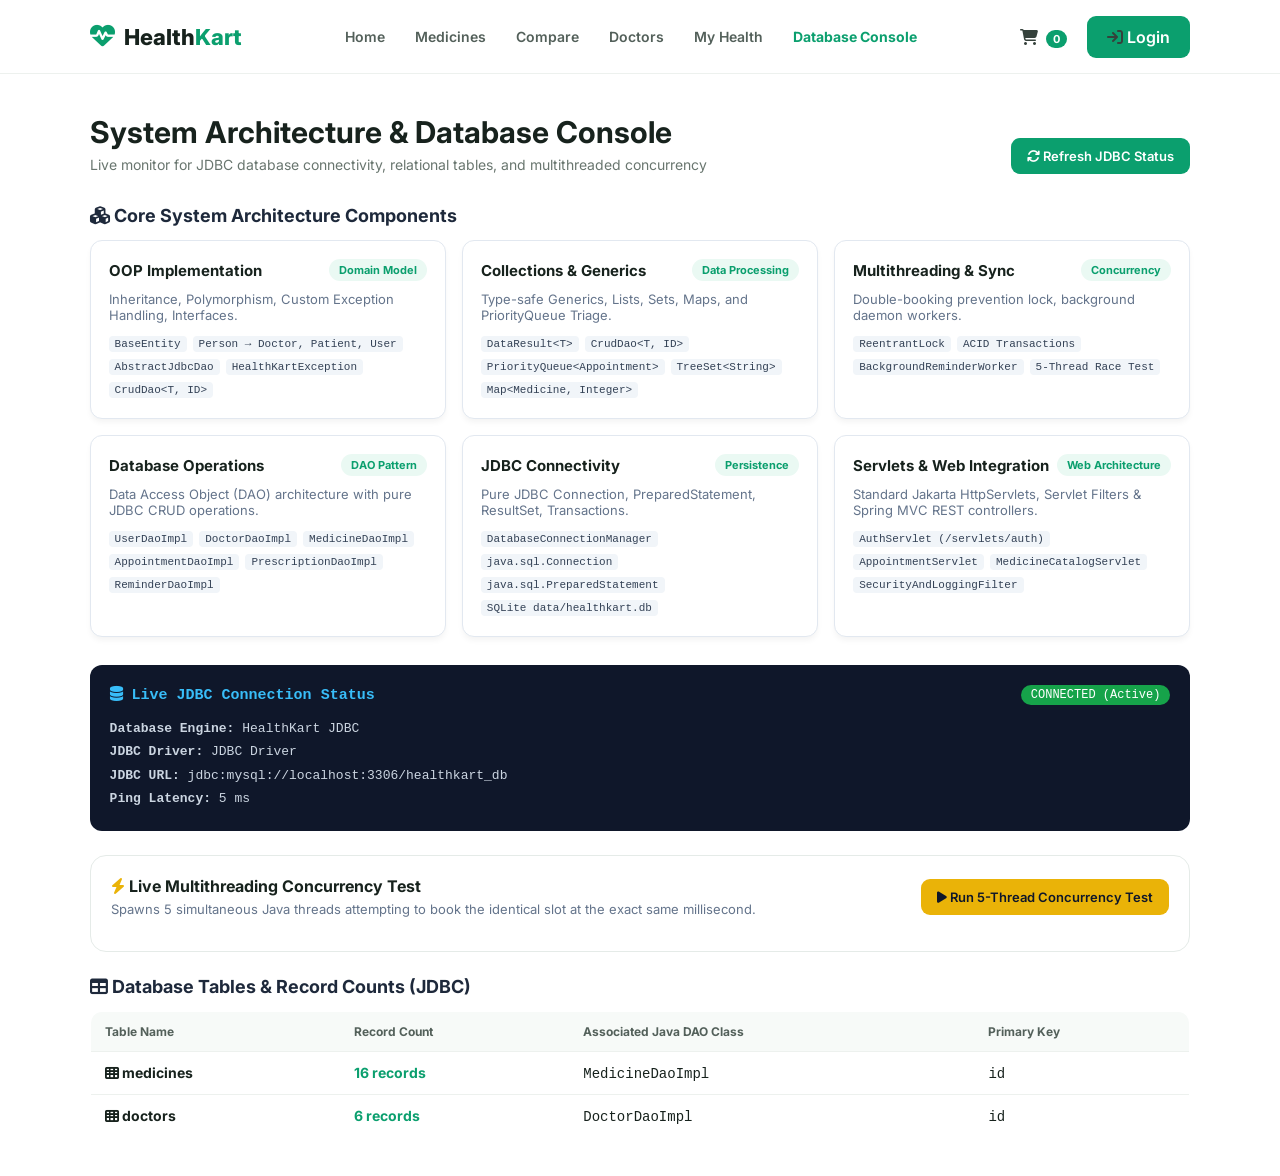
<file: public/pages/database.html>
<!DOCTYPE html>
<html lang="en">
<head>
    <meta charset="UTF-8">
    <meta name="viewport" content="width=device-width, initial-scale=1.0">
    <title>HealthKart - System Architecture &amp; Database Console</title>
    <link href="https://fonts.googleapis.com/css2?family=Inter:wght@400;500;600;700;800&display=swap" rel="stylesheet">
    <link rel="stylesheet" href="https://cdnjs.cloudflare.com/ajax/libs/font-awesome/6.5.2/css/all.min.css">
    <link rel="stylesheet" href="../style.css">
    <link rel="stylesheet" href="../css/app.css">
    <style>
        .feature-grid {
            display: grid;
            grid-template-columns: repeat(auto-fit, minmax(280px, 1fr));
            gap: 16px;
            margin-bottom: 28px;
        }
        .feature-card {
            background: #fff;
            border: 1px solid #e2e8f0;
            border-radius: 12px;
            padding: 18px;
            box-shadow: 0 4px 6px -1px rgba(0,0,0,0.05);
            transition: transform 0.2s;
        }
        .feature-card:hover {
            transform: translateY(-2px);
            border-color: #0b9f6e;
        }
        .feature-header {
            display: flex;
            justify-content: space-between;
            align-items: center;
            margin-bottom: 10px;
        }
        .feature-badge {
            background: #eaf9f3;
            color: #0b9f6e;
            padding: 4px 10px;
            border-radius: 20px;
            font-size: 11px;
            font-weight: 700;
        }
        .code-pill {
            display: inline-block;
            background: #f1f5f9;
            color: #334155;
            font-size: 11px;
            font-family: monospace;
            padding: 2px 6px;
            border-radius: 4px;
            margin: 2px 2px 2px 0;
        }
        .status-box {
            background: #0f172a;
            color: #f8fafc;
            border-radius: 12px;
            padding: 20px;
            margin-bottom: 24px;
            font-family: 'Consolas', monospace;
            font-size: 13px;
        }
        .console-log {
            background: #020617;
            color: #38bdf8;
            padding: 14px;
            border-radius: 8px;
            max-height: 220px;
            overflow-y: auto;
            white-space: pre-wrap;
            font-size: 12px;
            margin-top: 12px;
        }
    </style>
</head>
<body>
    <div id="nav"></div>

    <main class="page">
        <div style="display:flex; justify-content:space-between; align-items:center; flex-wrap:wrap; gap:12px; margin-bottom:8px;">
            <div>
                <h1>System Architecture &amp; Database Console</h1>
                <p class="sub">Live monitor for JDBC database connectivity, relational tables, and multithreaded concurrency</p>
            </div>
            <button class="btn" id="refreshBtn" onclick="loadStatus()">
                <i class="fa-solid fa-arrows-rotate"></i> Refresh JDBC Status
            </button>
        </div>

        <!-- System Architecture Components Grid -->
        <h2 style="font-size: 18px; margin-bottom: 14px; color: #1e293b;">
            <i class="fa-solid fa-cubes"></i> Core System Architecture Components
        </h2>
        <div class="feature-grid">
            <div class="feature-card">
                <div class="feature-header">
                    <h3 style="font-size: 15px; margin: 0;">OOP Implementation</h3>
                    <span class="feature-badge">Domain Model</span>
                </div>
                <p style="font-size: 13px; color: #64748b; margin-bottom: 8px;">
                    Inheritance, Polymorphism, Custom Exception Handling, Interfaces.
                </p>
                <div>
                    <span class="code-pill">BaseEntity</span>
                    <span class="code-pill">Person &rarr; Doctor, Patient, User</span>
                    <span class="code-pill">AbstractJdbcDao</span>
                    <span class="code-pill">HealthKartException</span>
                    <span class="code-pill">CrudDao&lt;T, ID&gt;</span>
                </div>
            </div>

            <div class="feature-card">
                <div class="feature-header">
                    <h3 style="font-size: 15px; margin: 0;">Collections &amp; Generics</h3>
                    <span class="feature-badge">Data Processing</span>
                </div>
                <p style="font-size: 13px; color: #64748b; margin-bottom: 8px;">
                    Type-safe Generics, Lists, Sets, Maps, and PriorityQueue Triage.
                </p>
                <div>
                    <span class="code-pill">DataResult&lt;T&gt;</span>
                    <span class="code-pill">CrudDao&lt;T, ID&gt;</span>
                    <span class="code-pill">PriorityQueue&lt;Appointment&gt;</span>
                    <span class="code-pill">TreeSet&lt;String&gt;</span>
                    <span class="code-pill">Map&lt;Medicine, Integer&gt;</span>
                </div>
            </div>

            <div class="feature-card">
                <div class="feature-header">
                    <h3 style="font-size: 15px; margin: 0;">Multithreading &amp; Sync</h3>
                    <span class="feature-badge">Concurrency</span>
                </div>
                <p style="font-size: 13px; color: #64748b; margin-bottom: 8px;">
                    Double-booking prevention lock, background daemon workers.
                </p>
                <div>
                    <span class="code-pill">ReentrantLock</span>
                    <span class="code-pill">ACID Transactions</span>
                    <span class="code-pill">BackgroundReminderWorker</span>
                    <span class="code-pill">5-Thread Race Test</span>
                </div>
            </div>

            <div class="feature-card">
                <div class="feature-header">
                    <h3 style="font-size: 15px; margin: 0;">Database Operations</h3>
                    <span class="feature-badge">DAO Pattern</span>
                </div>
                <p style="font-size: 13px; color: #64748b; margin-bottom: 8px;">
                    Data Access Object (DAO) architecture with pure JDBC CRUD operations.
                </p>
                <div>
                    <span class="code-pill">UserDaoImpl</span>
                    <span class="code-pill">DoctorDaoImpl</span>
                    <span class="code-pill">MedicineDaoImpl</span>
                    <span class="code-pill">AppointmentDaoImpl</span>
                    <span class="code-pill">PrescriptionDaoImpl</span>
                    <span class="code-pill">ReminderDaoImpl</span>
                </div>
            </div>

            <div class="feature-card">
                <div class="feature-header">
                    <h3 style="font-size: 15px; margin: 0;">JDBC Connectivity</h3>
                    <span class="feature-badge">Persistence</span>
                </div>
                <p style="font-size: 13px; color: #64748b; margin-bottom: 8px;">
                    Pure JDBC Connection, PreparedStatement, ResultSet, Transactions.
                </p>
                <div>
                    <span class="code-pill">DatabaseConnectionManager</span>
                    <span class="code-pill">java.sql.Connection</span>
                    <span class="code-pill">java.sql.PreparedStatement</span>
                    <span class="code-pill">SQLite data/healthkart.db</span>
                </div>
            </div>

            <div class="feature-card">
                <div class="feature-header">
                    <h3 style="font-size: 15px; margin: 0;">Servlets &amp; Web Integration</h3>
                    <span class="feature-badge">Web Architecture</span>
                </div>
                <p style="font-size: 13px; color: #64748b; margin-bottom: 8px;">
                    Standard Jakarta HttpServlets, Servlet Filters &amp; Spring MVC REST controllers.
                </p>
                <div>
                    <span class="code-pill">AuthServlet (/servlets/auth)</span>
                    <span class="code-pill">AppointmentServlet</span>
                    <span class="code-pill">MedicineCatalogServlet</span>
                    <span class="code-pill">SecurityAndLoggingFilter</span>
                </div>
            </div>
        </div>

        <!-- Live JDBC Connection Status -->
        <div class="status-box">
            <div style="display:flex; justify-content:space-between; align-items:center; flex-wrap:wrap; margin-bottom:12px;">
                <span style="font-size: 15px; font-weight: bold; color: #38bdf8;">
                    <i class="fa-solid fa-database"></i> Live JDBC Connection Status
                </span>
                <span id="connBadge" style="background:#16a34a; color:#fff; padding:3px 10px; border-radius:12px; font-size:12px;">
                    CONNECTED
                </span>
            </div>
            <div id="connDetails" style="line-height: 1.8; color: #cbd5e1;">
                Loading JDBC Connection parameters...
            </div>
        </div>

        <!-- Concurrency Race Test -->
        <div class="card" style="margin-bottom: 24px;">
            <div style="display:flex; justify-content:space-between; align-items:center; flex-wrap:wrap; gap:10px; margin-bottom:12px;">
                <div>
                    <h3 style="margin:0;"><i class="fa-solid fa-bolt" style="color:#eab308"></i> Live Multithreading Concurrency Test</h3>
                    <p style="font-size:13px; color:#64748b; margin:4px 0 0 0;">
                        Spawns 5 simultaneous Java threads attempting to book the identical slot at the exact same millisecond.
                    </p>
                </div>
                <button class="btn" id="runTestBtn" onclick="runConcurrencyTest()" style="background:#eab308; color:#0f172a;">
                    <i class="fa-solid fa-play"></i> Run 5-Thread Concurrency Test
                </button>
            </div>
            <div id="testResult" style="display:none;">
                <div id="testSummary" style="font-weight:bold; font-size:14px; margin-bottom:8px;"></div>
                <div class="console-log" id="testLog"></div>
            </div>
        </div>

        <!-- Relational Tables Browser -->
        <h2 style="font-size: 18px; margin-bottom: 14px; color: #1e293b;">
            <i class="fa-solid fa-table"></i> Database Tables &amp; Record Counts (JDBC)
        </h2>
        <div style="overflow-x:auto;">
            <table class="t" id="tablesTable">
                <thead>
                    <tr>
                        <th>Table Name</th>
                        <th>Record Count</th>
                        <th>Associated Java DAO Class</th>
                        <th>Primary Key</th>
                    </tr>
                </thead>
                <tbody id="tablesBody">
                    <tr><td colspan="4" style="text-align:center;">Loading database tables...</td></tr>
                </tbody>
            </table>
        </div>
    </main>

    <script src="../js/common.js"></script>
    <script>
        HK.nav("database");

        async function loadStatus() {
            try {
                const r = await HK.api('/jdbc/status');
                if (r.success) {
                    document.getElementById('connBadge').textContent = r.connected ? 'CONNECTED (Active)' : 'DISCONNECTED';
                    document.getElementById('connBadge').style.background = r.connected ? '#16a34a' : '#dc2626';

                    document.getElementById('connDetails').innerHTML = `
                        <b>Database Engine:</b> ${HK.esc(r.dbProduct)}<br>
                        <b>JDBC Driver:</b> ${HK.esc(r.driver)}<br>
                        <b>JDBC URL:</b> ${HK.esc(r.jdbcUrl)}<br>
                        <b>Ping Latency:</b> ${r.latencyMs} ms
                    `;

                    const tbody = document.getElementById('tablesBody');
                    tbody.innerHTML = r.tables.map(t => `
                        <tr>
                            <td><b><i class="fa-solid fa-table-cells"></i> ${HK.esc(t.table)}</b></td>
                            <td><span style="font-weight:700; color:#0b9f6e;">${t.count} records</span></td>
                            <td><code>${HK.esc(t.daoClass)}</code></td>
                            <td><code>${t.table === 'appointments' ? 'appointment_id' : t.table === 'booked_slots' ? 'slot_key' : t.table === 'orders' ? 'order_id' : 'id'}</code></td>
                        </tr>
                    `).join('');
                }
            } catch (e) {
                document.getElementById('connDetails').innerHTML = `<span style="color:#ef4444;">Error connecting to JDBC: ${HK.esc(e.message)}</span>`;
            }
        }

        async function runConcurrencyTest() {
            const btn = document.getElementById('runTestBtn');
            const resultBox = document.getElementById('testResult');
            const summaryBox = document.getElementById('testSummary');
            const logBox = document.getElementById('testLog');

            btn.disabled = true;
            btn.innerHTML = '<i class="fa-solid fa-spinner fa-spin"></i> Running 5 Threads...';
            resultBox.style.display = 'block';
            summaryBox.textContent = 'Spawning 5 Java threads and synchronizing execution...';
            logBox.textContent = 'Waiting for thread results...';

            try {
                const res = await HK.api('/jdbc/concurrency-test', { method: 'POST' });
                btn.disabled = false;
                btn.innerHTML = '<i class="fa-solid fa-play"></i> Run 5-Thread Concurrency Test';

                if (res.passed) {
                    summaryBox.innerHTML = `<span style="color:#16a34a;">✔ ${res.conclusion}</span> (1 Successful, ${res.preventedConflicts} Conflicts Safely Rejected)`;
                } else {
                    summaryBox.innerHTML = `<span style="color:#dc2626;">✖ ${res.conclusion}</span>`;
                }

                logBox.textContent = res.logs.join('\n');
                loadStatus(); // refresh table counts
            } catch (e) {
                btn.disabled = false;
                btn.innerHTML = '<i class="fa-solid fa-play"></i> Run 5-Thread Concurrency Test';
                summaryBox.innerHTML = `<span style="color:#dc2626;">Error: ${HK.esc(e.message)}</span>`;
            }
        }

        loadStatus();
    </script>
</body>
</html>
</file>
<file: public/style.css>
* {
    margin: 0;
    padding: 0;
    box-sizing: border-box;
}

body {
    font-family: "Inter", sans-serif;
    color: #17221d;
    background: #ffffff;
}

a {
    text-decoration: none;
    color: inherit;
}


/* NAVBAR */

.navbar {
    height: 74px;
    padding: 0 7%;
    display: flex;
    align-items: center;
    justify-content: space-between;
    background: white;
    border-bottom: 1px solid #edf1ee;
    position: sticky;
    top: 0;
    z-index: 1000;
}

.logo {
    display: flex;
    align-items: center;
    gap: 9px;
    font-size: 22px;
    font-weight: 800;
}

.logo i {
    color: #0b9f6e;
    font-size: 25px;
}

.logo span span {
    color: #0b9f6e;
}

.navbar nav {
    display: flex;
    gap: 30px;
}

.navbar nav a {
    font-size: 14px;
    font-weight: 600;
    color: #53605a;
}

.navbar nav a:hover {
    color: #0b9f6e;
}

.nav-actions {
    display: flex;
    align-items: center;
    gap: 20px;
}

.nav-actions i {
    color: #35413b;
}

.login-btn {
    background: #0b9f6e;
    color: white !important;
    padding: 11px 20px;
    border-radius: 9px;
    font-weight: 600;
}


/* HERO */

.hero {
    background: linear-gradient(135deg, rgba(239,251,246,0.92), rgba(247,255,251,0.88)),
                url('images/hero/medical-bg.jpg');
    background-size: cover;
    background-position: center;
    padding: 90px 7%;
    position: relative;
}

.hero-content {
    max-width: 850px;
}

.hero-badge {
    display: inline-flex;
    align-items: center;
    gap: 8px;
    background: white;
    color: #0b9f6e;
    padding: 9px 14px;
    border-radius: 30px;
    font-size: 13px;
    font-weight: 600;
    margin-bottom: 22px;
}

.hero h1 {
    font-size: 52px;
    line-height: 1.12;
    margin-bottom: 20px;
    max-width: 750px;
}

.hero h1 span {
    display: block;
    color: #0b9f6e;
}

.hero p {
    max-width: 650px;
    color: #617069;
    font-size: 17px;
    line-height: 1.7;
    margin-bottom: 30px;
}

.search-box {
    max-width: 700px;
    background: white;
    border: 1px solid #dfe9e4;
    padding: 7px;
    display: flex;
    align-items: center;
    border-radius: 12px;
    box-shadow: 0 10px 30px rgba(24, 76, 57, 0.08);
}

.search-box i {
    margin-left: 16px;
    color: #819088;
}

.search-box input {
    flex: 1;
    border: none;
    outline: none;
    padding: 15px;
    font-family: inherit;
    font-size: 14px;
}

.search-btn {
    background: #0b9f6e;
    color: white;
    padding: 13px 23px;
    border-radius: 8px;
    font-weight: 600;
}

.quick-links {
    margin-top: 17px;
    display: flex;
    gap: 12px;
    align-items: center;
    font-size: 13px;
}

.quick-links span {
    color: #69766f;
}

.quick-links a {
    color: #0b9f6e;
    font-weight: 600;
}


/* SERVICES */

.services {
    padding: 80px 7%;
}

.section-heading {
    text-align: center;
    margin-bottom: 45px;
}

.section-heading p {
    color: #0b9f6e;
    font-weight: 700;
    font-size: 14px;
    margin-bottom: 8px;
}

.section-heading h2 {
    font-size: 32px;
}

.service-grid {
    display: grid;
    grid-template-columns: repeat(4, 1fr);
    gap: 22px;
}

.service-card {
    border: 1px solid #e5ebe8;
    border-radius: 16px;
    padding: 28px;
    transition: 0.25s;
}

.service-card:hover {
    transform: translateY(-5px);
    border-color: #b9dfd0;
    box-shadow: 0 15px 35px rgba(20, 70, 50, 0.08);
}

.service-icon {
    width: 52px;
    height: 52px;
    display: flex;
    align-items: center;
    justify-content: center;
    background: #eaf9f3;
    color: #0b9f6e;
    border-radius: 12px;
    font-size: 21px;
    margin-bottom: 20px;
}

.service-card h3 {
    font-size: 18px;
    margin-bottom: 10px;
}

.service-card p {
    color: #69766f;
    font-size: 13px;
    line-height: 1.6;
    min-height: 63px;
}

.service-card span {
    display: inline-block;
    margin-top: 20px;
    color: #0b9f6e;
    font-size: 13px;
    font-weight: 700;
}

.service-card span i {
    margin-left: 5px;
}


/* FEATURES */

.features {
    background: #f7faf8;
    padding: 45px 7%;
    display: grid;
    grid-template-columns: repeat(4, 1fr);
    gap: 30px;
}

.feature {
    display: flex;
    align-items: center;
    gap: 15px;
}

.feature > i {
    font-size: 22px;
    color: #0b9f6e;
}

.feature h3 {
    font-size: 14px;
    margin-bottom: 4px;
}

.feature p {
    font-size: 12px;
    color: #77837d;
}


/* FOOTER */

footer {
    background: #14231d;
    color: white;
    padding: 45px 7%;
    text-align: center;
}

.footer-logo {
    font-size: 22px;
    font-weight: 800;
    margin-bottom: 10px;
}

.footer-logo i {
    color: #4bd39e;
}

footer p {
    color: #a8b5ae;
    font-size: 13px;
}

.copyright {
    margin-top: 25px;
}


/* RESPONSIVE */

@media (max-width: 900px) {

    .navbar nav {
        display: none;
    }

    .service-grid {
        grid-template-columns: repeat(2, 1fr);
    }

    .features {
        grid-template-columns: repeat(2, 1fr);
    }

    .hero h1 {
        font-size: 42px;
    }
}


@media (max-width: 600px) {

    .navbar {
        padding: 0 5%;
    }

    .hero {
        padding: 60px 5%;
    }

    .hero h1 {
        font-size: 34px;
    }

    .search-box {
        flex-wrap: wrap;
    }

    .search-btn {
        width: 100%;
        text-align: center;
    }

    .service-grid,
    .features {
        grid-template-columns: 1fr;
    }
}

/* Hero image on desktop */
@media (min-width: 1100px) {
    .hero-image {
        display: block !important;
    }
    .hero-content {
        max-width: 55%;
    }
}
</file>
<file: public/css/app.css>
.page{padding:40px 7%;min-height:70vh}
.page h1{font-size:30px;margin-bottom:6px}
.sub{color:#69766f;font-size:14px;margin-bottom:24px}
.toolbar{display:flex;gap:12px;flex-wrap:wrap;margin-bottom:24px}
.toolbar input,.toolbar select,.field input,.field select,.field textarea{border:1px solid #dfe9e4;border-radius:9px;padding:11px 14px;font:inherit;font-size:14px;outline:none;background:#fff}
.toolbar input{flex:1;min-width:200px}
.grid{display:grid;grid-template-columns:repeat(auto-fill,minmax(250px,1fr));gap:20px}
.card{border:1px solid #e5ebe8;border-radius:16px;padding:20px;background:#fff;transition:.2s}
.card:hover{box-shadow:0 12px 30px rgba(20,70,50,.08)}
.card .ico{width:48px;height:48px;border-radius:12px;background:#eaf9f3;color:#0b9f6e;display:flex;align-items:center;justify-content:center;font-size:20px;margin-bottom:14px}
.card h3{font-size:16px;margin-bottom:4px}
.card p{font-size:13px;color:#69766f;line-height:1.5}
.tag{display:inline-block;background:#eaf9f3;color:#0b9f6e;font-size:11px;font-weight:700;padding:3px 9px;border-radius:20px;margin-bottom:8px}
.price{font-size:20px;font-weight:800;margin:10px 0}
.row{display:flex;gap:10px;align-items:center;flex-wrap:wrap}
.btn{background:#0b9f6e;color:#fff;border:none;padding:10px 16px;border-radius:9px;font:inherit;font-weight:600;font-size:13px;cursor:pointer}
.btn:hover{background:#098a5f}
.btn.ghost{background:#fff;color:#0b9f6e;border:1px solid #b9dfd0}
.btn.red{background:#e5484d}
.btn.sm{padding:6px 11px;font-size:12px}
.btn:disabled{opacity:.5;cursor:not-allowed}
.empty{text-align:center;color:#77837d;padding:50px 0}
.modal-bg{position:fixed;inset:0;background:rgba(10,30,22,.5);display:none;align-items:center;justify-content:center;z-index:3000;padding:16px}
.modal-bg.open{display:flex}
.modal{background:#fff;border-radius:16px;padding:26px;max-width:520px;width:100%;max-height:90vh;overflow:auto}
.modal h2{margin-bottom:14px;font-size:20px}
.field{display:flex;flex-direction:column;gap:5px;margin-bottom:12px;font-size:13px;font-weight:600;color:#53605a}
.field input,.field select,.field textarea{width:100%}
.slots{display:flex;flex-wrap:wrap;gap:8px;margin-bottom:12px}
.slot{border:1px solid #b9dfd0;background:#fff;color:#0b9f6e;padding:7px 12px;border-radius:8px;font-size:12px;font-weight:600;cursor:pointer}
.slot.sel{background:#0b9f6e;color:#fff}
.slot.booked{background:#f1f3f2;color:#a0aaa5;border-color:#e5ebe8;cursor:not-allowed;text-decoration:line-through}
.err{color:#e5484d;font-size:13px;margin:6px 0}
table.t{width:100%;border-collapse:collapse;font-size:14px;background:#fff;border:1px solid #e5ebe8;border-radius:12px;overflow:hidden}
table.t th,table.t td{padding:12px 14px;border-bottom:1px solid #edf1ee;text-align:left;vertical-align:top}
table.t th{background:#f7faf8;font-size:12px;color:#53605a}
.best{color:#0b9f6e;font-weight:800}
.tabs{display:flex;gap:8px;flex-wrap:wrap;margin-bottom:20px;border-bottom:1px solid #edf1ee}
.tab{padding:10px 16px;font-weight:600;font-size:14px;color:#69766f;cursor:pointer;border:none;background:none;border-bottom:3px solid transparent}
.tab.on{color:#0b9f6e;border-color:#0b9f6e}
.pane{display:none}.pane.on{display:block}
.list{display:flex;flex-direction:column;gap:12px}
.item{border:1px solid #e5ebe8;border-radius:12px;padding:16px;background:#fff;display:flex;justify-content:space-between;gap:14px;flex-wrap:wrap}
.item small{color:#77837d}
.badge{font-size:11px;font-weight:700;padding:3px 9px;border-radius:20px;background:#eaf9f3;color:#0b9f6e}
.badge.CANCELLED{background:#fdeceb;color:#e5484d}.badge.COMPLETED{background:#eef1f9;color:#4a62c9}
.chat{border:1px solid #e5ebe8;border-radius:12px;height:380px;overflow:auto;padding:14px;background:#fafcfb;display:flex;flex-direction:column;gap:10px}
.msg{max-width:78%;padding:10px 14px;border-radius:12px;font-size:14px;line-height:1.55}
.msg.me{align-self:flex-end;background:#0b9f6e;color:#fff}
.msg.bot{align-self:flex-start;background:#fff;border:1px solid #e5ebe8}
#toasts{position:fixed;right:18px;bottom:18px;z-index:4000;display:flex;flex-direction:column;gap:10px}
.toast{background:#14231d;color:#fff;padding:12px 18px;border-radius:10px;font-size:13px;box-shadow:0 10px 30px rgba(0,0,0,.2);max-width:320px}
.callbox{display:grid;grid-template-columns:1fr 340px;gap:20px}
.videos{position:relative;background:#14231d;border-radius:16px;overflow:hidden;min-height:420px}
#remoteVideo{width:100%;height:100%;min-height:420px;object-fit:cover;background:#14231d}
#localVideo{position:absolute;right:14px;bottom:14px;width:160px;border-radius:10px;border:2px solid #fff;background:#000}
.cstatus{position:absolute;left:14px;top:14px;color:#fff;background:rgba(0,0,0,.45);padding:6px 12px;border-radius:20px;font-size:12px}
@media(max-width:900px){.callbox{grid-template-columns:1fr}.navbar nav{display:none}}

/* Real Doctor & Medicine Image Presentation */
.doctor-card {
  position: relative;
  overflow: hidden;
}
.doctor-media {
  position: relative;
  width: 100%;
  height: 190px;
  border-radius: 12px;
  overflow: hidden;
  margin-bottom: 14px;
  background: #f1f5f3;
}
.doctor-media img {
  width: 100%;
  height: 100%;
  object-fit: cover;
  object-position: center top;
  transition: transform 0.3s ease;
}
.doctor-card:hover .doctor-media img {
  transform: scale(1.04);
}
.doctor-media .media-fallback {
  width: 100%;
  height: 100%;
  display: flex;
  align-items: center;
  justify-content: center;
  background: #eaf9f3;
  color: #0b9f6e;
  font-size: 42px;
}
.medicine-media {
  position: relative;
  width: 100%;
  height: 165px;
  border-radius: 12px;
  overflow: hidden;
  margin-bottom: 14px;
  background: #f8fafc;
}
.medicine-media img {
  width: 100%;
  height: 100%;
  object-fit: cover;
  object-position: center;
  transition: transform 0.3s ease;
}
.card:hover .medicine-media img {
  transform: scale(1.04);
}
.medicine-media .media-fallback {
  width: 100%;
  height: 100%;
  display: flex;
  align-items: center;
  justify-content: center;
  background: #eaf9f3;
  color: #0b9f6e;
  font-size: 38px;
}
.card-avatar-row {
  display: flex;
  align-items: center;
  gap: 12px;
  margin-bottom: 12px;
}
.avatar-thumb {
  width: 48px;
  height: 48px;
  border-radius: 50%;
  object-fit: cover;
  border: 2px solid #0b9f6e;
  box-shadow: 0 2px 6px rgba(11,159,110,0.25);
}
.compare-thumb {
  width: 60px;
  height: 60px;
  border-radius: 8px;
  object-fit: cover;
  margin-bottom: 6px;
  border: 1px solid #dfe9e4;
}

/* ---- Enhanced Image Styling ---- */
.doctor-media img[src=""], .medicine-media img[src=""],
.doctor-media img:not([src]), .medicine-media img:not([src]) {
  display: none !important;
}

.doctor-media img[src=""] + .media-fallback,
.medicine-media img[src=""] + .media-fallback,
.doctor-media img:not([src]) + .media-fallback,
.medicine-media img:not([src]) + .media-fallback {
  display: flex !important;
}

/* Better card shadows and transitions */
.card {
  transition: transform 0.25s ease, box-shadow 0.25s ease;
}

.card:hover {
  transform: translateY(-6px);
  box-shadow: 0 16px 40px rgba(20,70,50,0.1);
}

/* Avatar improvements */
.avatar-thumb {
  transition: transform 0.2s ease;
}

.avatar-thumb:hover {
  transform: scale(1.08);
}

/* Image loading placeholder animation */
@keyframes imgShimmer {
  0% { background-position: -200px 0; }
  100% { background-position: 200px 0; }
}

.medicine-media, .doctor-media {
  background: linear-gradient(90deg, #f1f5f3 25%, #e8f0ec 50%, #f1f5f3 75%);
  background-size: 200px 100%;
  animation: imgShimmer 1.5s infinite;
}

.medicine-media img, .doctor-media img {
  position: relative;
  z-index: 1;
}

/* Compare page image styling */
.compare-thumb {
  transition: transform 0.2s ease;
}

.compare-thumb:hover {
  transform: scale(1.05);
}

/* Badge improvements */
.badge {
  transition: background 0.2s;
}

.tag {
  transition: background 0.2s, color 0.2s;
}

.card:hover .tag {
  background: #0b9f6e;
  color: white;
}
</file>
